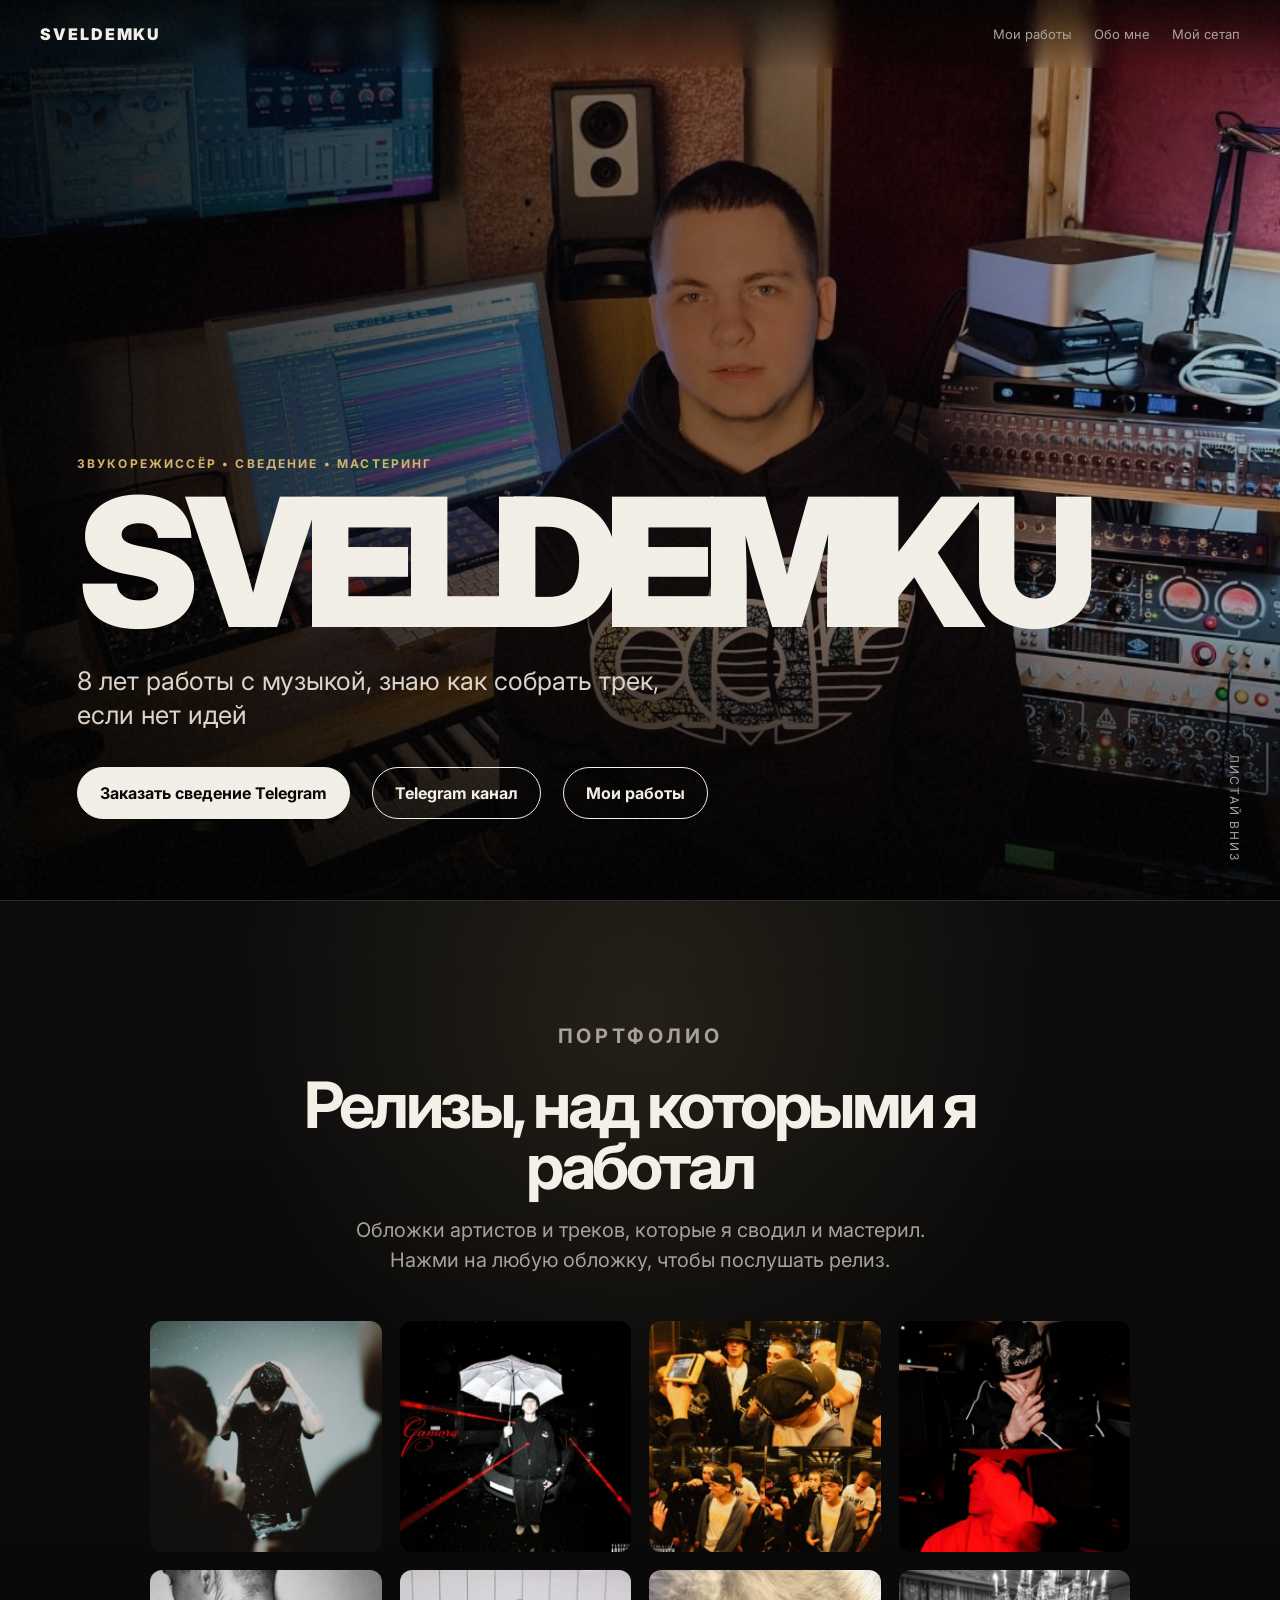
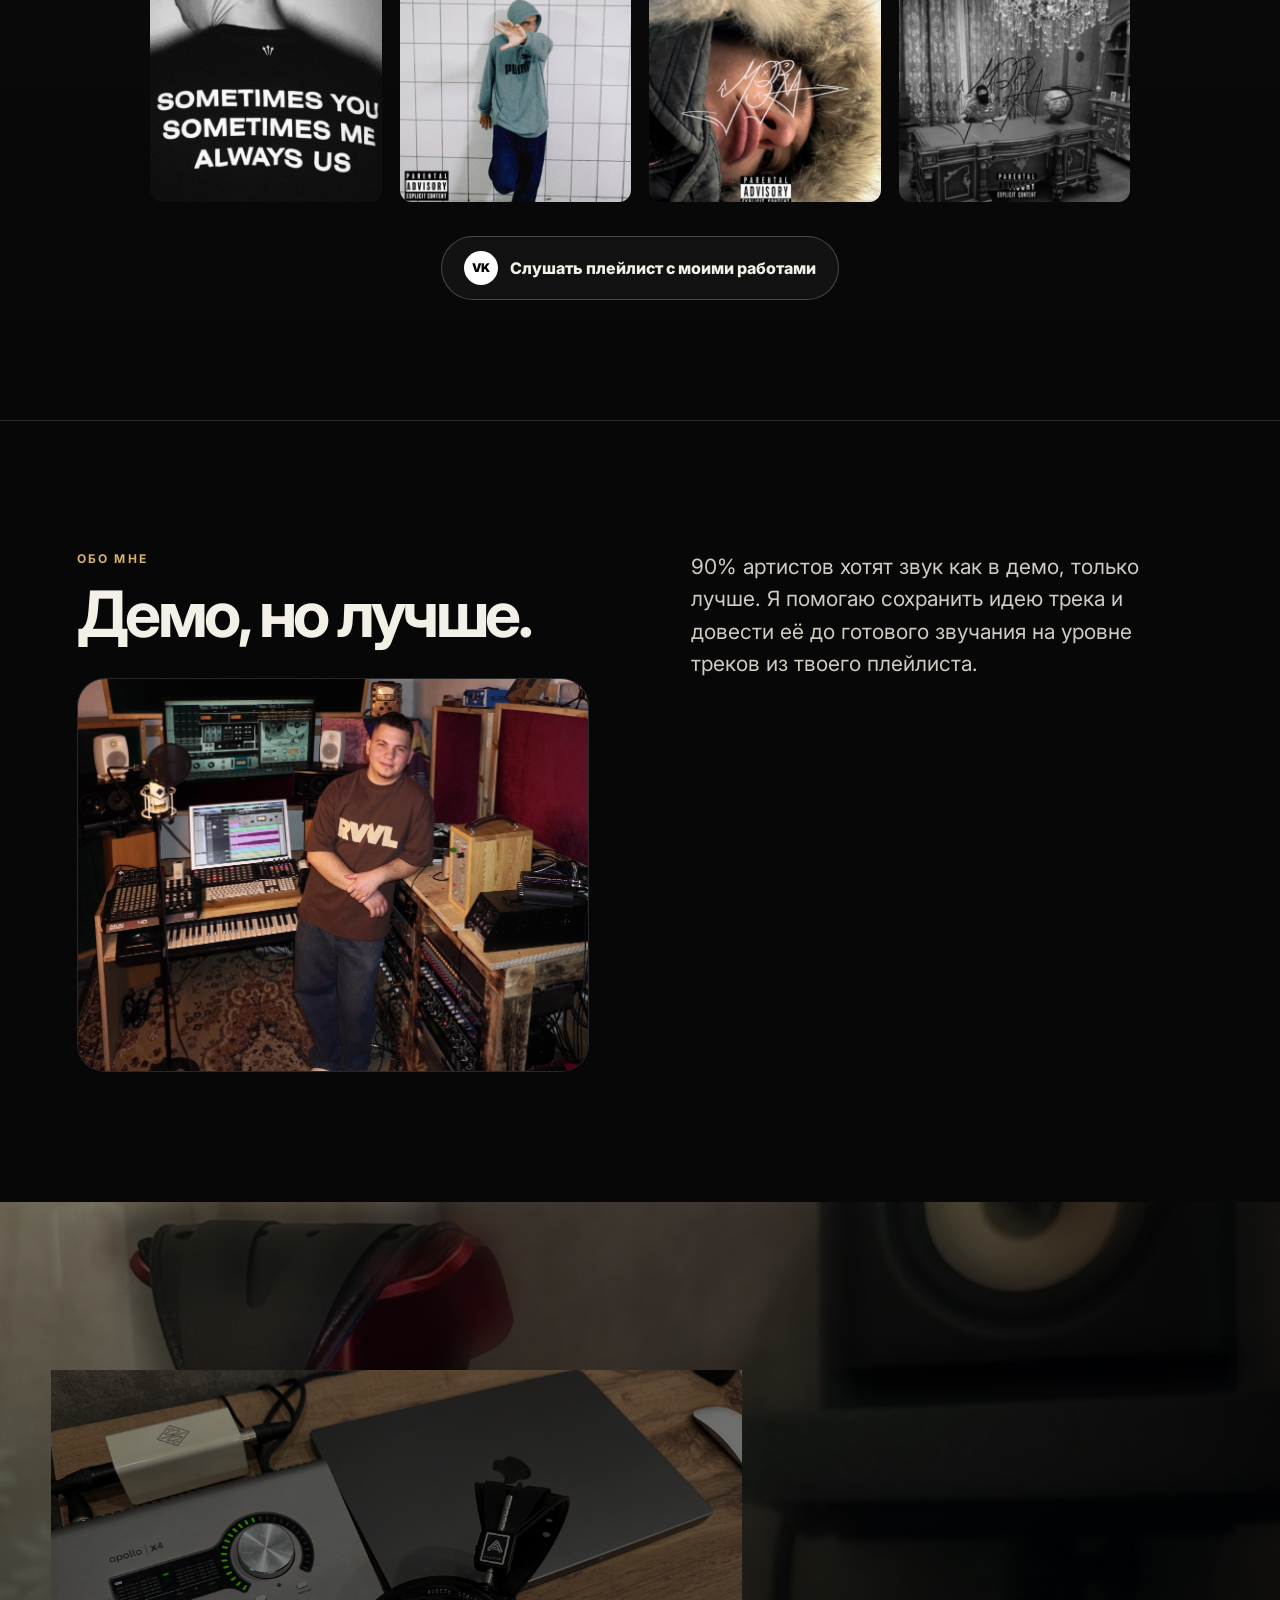
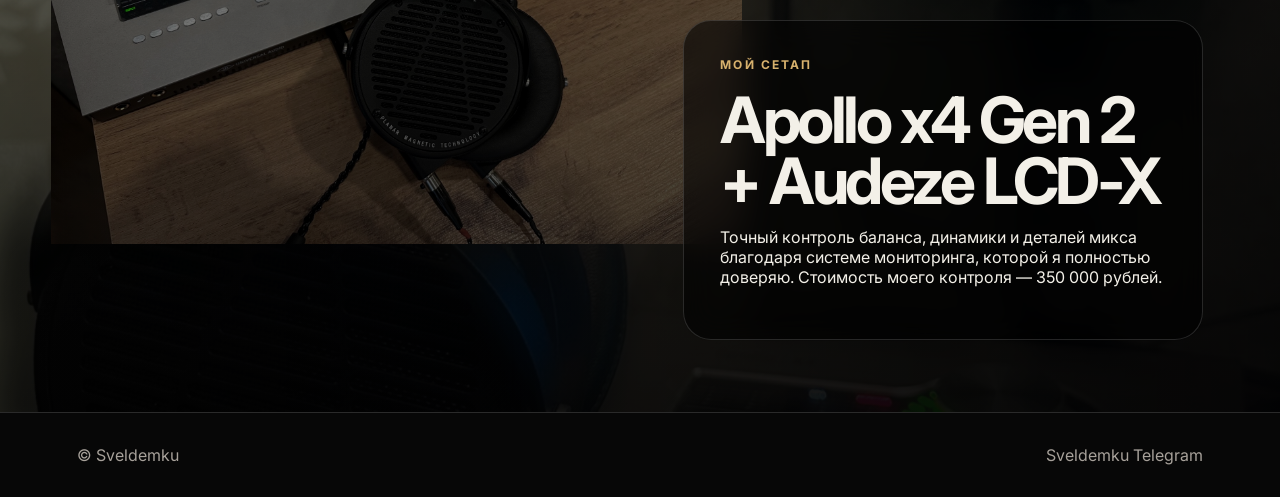
<file: index.html>
<!doctype html>
<html lang="ru">
<head>
  <meta charset="utf-8" />
  <meta name="viewport" content="width=device-width, initial-scale=1" />
  <title>Sveldemku — сведение и мастеринг</title>
  <meta name="description" content="Sveldemku — звукорежиссёр, сведение и мастеринг. 8 лет работы с музыкой." />
  <meta name="theme-color" content="#070707" />
  <meta property="og:title" content="Sveldemku — сведение и мастеринг" />
  <meta property="og:description" content="Сведение и мастеринг. Помогаю сохранить идею трека и довести её до готового звучания." />
  <meta property="og:type" content="website" />
  <meta property="og:url" content="https://sveldemku.github.io/sveldemku/" />
  <meta property="og:image" content="https://sveldemku.github.io/sveldemku/assets/telegram-preview-v2.png" />
  <meta property="og:image:secure_url" content="https://sveldemku.github.io/sveldemku/assets/telegram-preview-v2.png" />
  <meta property="og:image:width" content="1254" />
  <meta property="og:image:height" content="1254" />
  <meta name="twitter:card" content="summary_large_image" />
  <meta name="twitter:image" content="https://sveldemku.github.io/sveldemku/assets/telegram-preview-v2.png" />
  <link rel="preconnect" href="https://fonts.googleapis.com">
  <link rel="preconnect" href="https://fonts.gstatic.com" crossorigin>
  <link href="https://fonts.googleapis.com/css2?family=Inter:wght@400;500;600;700;900&display=swap" rel="stylesheet">
  <link rel="stylesheet" href="styles.css" />
</head>
<body>
  <div class="noise"></div>
  <header class="header">
    <a class="logo" href="#top">Sveldemku</a>
    <nav>
      <a href="#works">Мои работы</a>
      <a href="#about">Обо мне</a>
      <a href="#studio">Мой сетап</a>
    </nav>
    <a class="header-cta" href="https://t.me/smokkkii" target="_blank" rel="noopener">Заказать</a>
  </header>

  <main id="top">
    <section class="hero reveal">
      <div class="hero-bg"></div>
      <div class="hero-overlay"></div>
      <div class="hero-content">
        <p class="eyebrow">Звукорежиссёр • Сведение • Мастеринг</p>
        <h1>SVELDEMKU</h1>
        <p class="lead">8 лет работы с музыкой, знаю как собрать трек, если нет идей</p>
        <div class="hero-actions">
          <a class="btn" href="https://t.me/smokkkii" target="_blank" rel="noopener">Заказать сведение Telegram</a>
          <a class="btn secondary" href="https://t.me/sveldemku" target="_blank" rel="noopener">Telegram канал</a>
          <a class="btn secondary" href="https://vk.com/music/playlist/163265728_482_6e55d78da000ea2c1c" target="_blank" rel="noopener">Мои работы</a>
        </div>
      </div>
      <div class="scroll-note">листай вниз</div>
    </section>





    <section id="works" class="works section reveal">
      <div class="works-head">
        <p class="eyebrow">Портфолио</p>
        <h2>Релизы, над которыми я работал</h2>
        <p>Обложки артистов и треков, которые я сводил и мастерил.<br>Нажми на любую обложку, чтобы послушать релиз.</p>
      </div>
      <div class="works-grid">
        <a href="https://band.link/Xbb7a" target="_blank" rel="noopener"><img src="assets/work-01.jpg" alt="Обложка релиза из портфолио Sveldemku" loading="lazy" decoding="async"></a>
        <a href="https://band.link/P3PEe" target="_blank" rel="noopener"><img src="assets/work-02.jpg" alt="Обложка релиза из портфолио Sveldemku" loading="lazy" decoding="async"></a>
        <a href="https://band.link/Q0uli" target="_blank" rel="noopener"><img src="assets/work-03.jpg" alt="Обложка релиза из портфолио Sveldemku" loading="lazy" decoding="async"></a>
        <a href="https://band.link/UgJRg" target="_blank" rel="noopener"><img src="assets/work-04.jpg" alt="Обложка релиза из портфолио Sveldemku" loading="lazy" decoding="async"></a>
        <a href="https://band.link/octobersix6" target="_blank" rel="noopener"><img src="assets/work-05.jpg" alt="Обложка релиза из портфолио Sveldemku" loading="lazy" decoding="async"></a>
        <a href="https://music.yandex.ru/album/32787307?utm_source=desktop&utm_medium=copy_link" target="_blank" rel="noopener"><img src="assets/work-06.jpg" alt="Обложка релиза из портфолио Sveldemku" loading="lazy" decoding="async"></a>
        <a href="https://music.yandex.ru/album/37206139?utm_source=desktop&utm_medium=copy_link" target="_blank" rel="noopener"><img src="assets/work-07.jpg" alt="Обложка релиза из портфолио Sveldemku" loading="lazy" decoding="async"></a>
        <a href="https://music.yandex.ru/album/38299643?utm_source=desktop&utm_medium=copy_link" target="_blank" rel="noopener"><img src="assets/work-08.jpg" alt="Обложка релиза из портфолио Sveldemku" loading="lazy" decoding="async"></a>
      </div>
      <div class="works-vk">
        <a href="https://vk.com/music/playlist/163265728_482_6e55d78da000ea2c1c" target="_blank" rel="noopener">
          <span class="vk-icon">VK</span>
          <span>Слушать плейлист с моими работами</span>
        </a>
      </div>
    </section>

    <section id="about" class="section split about-split reveal">
      <div>
        <p class="eyebrow">Обо мне</p>
        <h2>Демо, но лучше.</h2>
        <img class="about-photo" src="assets/about-demo.jpg" alt="Sveldemku за рабочим местом" loading="lazy" decoding="async" />
      </div>
      <div class="text-block">
        <p>90% артистов хотят звук как в демо, только лучше. Я помогаю сохранить идею трека и довести её до готового звучания на уровне треков из твоего плейлиста.</p>
      </div>
    </section>

    <section id="studio" class="feature reveal current-setup">
      <img src="assets/audeze-apollo-current.jpg" alt="Apollo x4 Gen 2 и Audeze LCD-X" loading="lazy" decoding="async" />
      <div class="feature-card">
        <p class="eyebrow">Мой сетап</p>
        <h2>Apollo x4 Gen 2<br>+ Audeze LCD-X</h2>
        <p>Точный контроль баланса, динамики и деталей микса благодаря системе мониторинга, которой я полностью доверяю. Стоимость моего контроля — 350 000 рублей.</p>
      </div>
    </section>



  </main>

  <footer>
    <span>© Sveldemku</span>
    <a href="https://t.me/sveldemku" target="_blank" rel="noopener">Sveldemku Telegram</a>
  </footer>

  <script src="script.js"></script>
</body>
</html>
</file>
<file: styles.css>
:root{
  --bg:#070707;
  --text:#f3f0e8;
  --muted:#a7a19a;
  --line:rgba(255,255,255,.14);
  --card:rgba(255,255,255,.06);
  --accent:#d7b16d;
}
*{box-sizing:border-box}
html{scroll-behavior:smooth}
body{margin:0;background:var(--bg);color:var(--text);font-family:Inter,system-ui,-apple-system,Segoe UI,sans-serif;overflow-x:hidden}
a{color:inherit;text-decoration:none}
img{max-width:100%;display:block}
.noise{position:fixed;inset:0;pointer-events:none;z-index:50;opacity:.055;background-image:url("data:image/svg+xml,%3Csvg viewBox='0 0 256 256' xmlns='http://www.w3.org/2000/svg'%3E%3Cfilter id='n'%3E%3CfeTurbulence type='fractalNoise' baseFrequency='.8' numOctaves='3' stitchTiles='stitch'/%3E%3C/filter%3E%3Crect width='100%25' height='100%25' filter='url(%23n)' opacity='.8'/%3E%3C/svg%3E")}
.header{position:fixed;top:0;left:0;right:0;z-index:40;display:flex;align-items:center;justify-content:space-between;padding:24px 40px;background:linear-gradient(to bottom,rgba(0,0,0,.7),rgba(0,0,0,0));backdrop-filter:blur(8px)}
.logo{text-transform:uppercase;font-weight:900;letter-spacing:.12em}.header nav{display:flex;gap:22px;font-size:13px;color:var(--muted)}.header nav a:hover{color:var(--text)}
.header-cta{display:none}
.hero{min-height:100vh;position:relative;display:flex;align-items:flex-end;padding:160px 6vw 9vh;overflow:hidden}.hero-bg{position:absolute;inset:0;background:url('assets/hero.jpg') center/cover no-repeat;transform:scale(1.04)}.hero-overlay{position:absolute;inset:0;background:linear-gradient(90deg,rgba(0,0,0,.92) 0%,rgba(0,0,0,.55) 45%,rgba(0,0,0,.2) 100%),linear-gradient(0deg,rgba(0,0,0,.92) 0%,transparent 38%)}.hero-content{position:relative;max-width:950px}.eyebrow{margin:0 0 18px;color:var(--accent);text-transform:uppercase;letter-spacing:.18em;font-size:12px;font-weight:700}.hero h1{font-size:clamp(58px,14vw,190px);line-height:.82;margin:0 0 28px;letter-spacing:-.08em;font-weight:900}.lead{max-width:620px;color:#ddd5c7;font-size:clamp(18px,2vw,26px);line-height:1.35;margin:0 0 34px}.btn{display:inline-flex;align-items:center;justify-content:center;border:1px solid var(--text);border-radius:999px;padding:15px 22px;font-weight:700;background:var(--text);color:#050505;transition:.25s}.btn:hover{transform:translateY(-2px);background:var(--accent);border-color:var(--accent)}.secondary{background:transparent;color:var(--text);margin-left:10px}.scroll-note{position:absolute;right:38px;bottom:38px;color:var(--muted);font-size:12px;text-transform:uppercase;letter-spacing:.16em;writing-mode:vertical-rl}
.section{padding:130px 6vw}.split{display:grid;grid-template-columns:1fr 1fr;gap:8vw;border-top:1px solid var(--line)}h2{font-size:clamp(34px,5vw,78px);line-height:.95;letter-spacing:-.055em;margin:0}.text-block{color:#d0cbc3;font-size:21px;line-height:1.55}.text-block p{margin-top:0}.feature{position:relative;min-height:90vh;display:flex;align-items:flex-end;background:url('assets/audeze-apollo.jpg') center/cover no-repeat;overflow:hidden}.feature img{position:absolute;left:0;top:0;width:62%;height:100%;object-fit:contain;object-position:center center;filter:saturate(.95) contrast(1.04);z-index:1}.feature::before{content:"";position:absolute;inset:0;background:inherit;filter:blur(12px) brightness(.55);transform:scale(1.05);opacity:.65}.feature:after{content:"";position:absolute;inset:0;background:linear-gradient(90deg,rgba(0,0,0,.18) 0%,rgba(0,0,0,.36) 58%,rgba(0,0,0,.72) 100%),linear-gradient(0deg,rgba(0,0,0,.72),rgba(0,0,0,.08));z-index:2}.feature-card{position:relative;z-index:3;margin:0 6vw 8vh auto;width:min(520px,88vw);padding:36px;border:1px solid var(--line);border-radius:28px;background:rgba(0,0,0,.56);backdrop-filter:blur(16px)}.feature-card ul{list-style:none;margin:28px 0 0;padding:0}.feature-card li{padding:14px 0;border-top:1px solid var(--line);color:#e7e0d4}.wide-title{max-width:980px}.cards{display:grid;grid-template-columns:repeat(3,1fr);gap:16px;margin-top:52px}.card{padding:30px;border:1px solid var(--line);border-radius:26px;background:var(--card);min-height:250px}.card span{color:var(--accent);font-weight:900}.card h3{font-size:28px;margin:54px 0 16px}.card p{color:var(--muted);line-height:1.55;margin:0}.gallery{padding:120px 2vw;border-top:1px solid var(--line)}.gallery-head{padding:0 4vw 40px}.gallery-text{max-width:760px;color:var(--muted);font-size:20px;line-height:1.5;margin:20px 0 0}.grid{display:grid;grid-template-columns:repeat(4,1fr);grid-auto-rows:330px;gap:12px}.path-grid{grid-template-columns:1.25fr 1fr 1fr}.grid img{width:100%;height:100%;object-fit:cover;border-radius:20px;filter:saturate(.88) contrast(1.04)}.grid .tall{grid-row:span 2}.grid .wide{grid-column:span 2}.path-grid .wide{grid-column:auto}.contact{padding:120px 6vw;display:grid;grid-template-columns:1.1fr .9fr;gap:6vw;align-items:center;border-top:1px solid var(--line)}.contact p{color:var(--muted);font-size:22px;line-height:1.5}.contact strong{color:var(--text)}.contact img{border-radius:32px;aspect-ratio:4/3;object-fit:cover}footer{display:flex;justify-content:space-between;padding:32px 6vw;color:var(--muted);border-top:1px solid var(--line)}.reveal{opacity:0;transform:translateY(34px);transition:opacity .8s ease,transform .8s ease}.reveal.visible{opacity:1;transform:none}
@media(max-width:900px){.feature img{width:100%;height:55%;object-position:center top}.feature-card{z-index:3}.header{padding:18px 20px}.header nav{display:none}.hero{padding:130px 22px 70px}.hero-actions{display:flex;flex-direction:column;align-items:flex-start;gap:12px}.secondary{margin-left:0}.split,.contact{grid-template-columns:1fr}.section{padding:86px 22px}.cards{grid-template-columns:1fr}.grid,.path-grid{grid-template-columns:1fr;grid-auto-rows:420px}.grid .tall,.grid .wide,.path-grid .wide{grid-row:auto;grid-column:auto}.feature-card{margin:0 22px 42px}.scroll-note{display:none}}


/* Финальные правки под новые фото */
.about-split{align-items:start}
.about-photo{margin-top:34px;width:100%;max-height:560px;object-fit:contain;object-position:center top;border-radius:28px;border:1px solid var(--line);background:#050505}
.current-setup{background-size:cover;background-position:center}
.current-setup img{width:58%;height:100%;object-fit:contain;object-position:center center;padding:42px 0 42px 4vw}
.current-setup .feature-card{width:min(520px,88vw)}
@media(max-width:900px){.about-photo{max-height:none}.current-setup img{width:100%;height:52%;padding:18px;object-fit:contain}.current-setup .feature-card{margin-top:42vh}}


/* Блок с работами */
.hero-actions{display:flex;align-items:center;gap:12px;flex-wrap:wrap}
.works{border-top:1px solid var(--line);position:relative;overflow:hidden}
.works::before{content:"";position:absolute;inset:0;background:radial-gradient(circle at 50% 10%, rgba(215,177,109,.12), transparent 34%),linear-gradient(180deg,rgba(255,255,255,.025),transparent);pointer-events:none}
.works-head{position:relative;text-align:center;max-width:760px;margin:0 auto 46px}
.works-head h2{margin-bottom:18px}
.works-head p{color:var(--muted);font-size:20px;line-height:1.5;margin:0 auto 24px}
.works-playlist{margin-left:0;background:transparent;color:var(--text)}
.works-grid{position:relative;display:grid;grid-template-columns:repeat(4,minmax(0,1fr));gap:18px;max-width:980px;margin:0 auto}
.works-grid a{display:block;border:1px solid var(--line);border-radius:18px;overflow:hidden;background:rgba(255,255,255,.04);transition:transform .25s ease,border-color .25s ease,filter .25s ease}
.works-grid a:hover{transform:translateY(-6px);border-color:rgba(215,177,109,.55);filter:brightness(1.08)}
.works-grid img{width:100%;aspect-ratio:1/1;object-fit:cover;border-radius:0}
@media(max-width:900px){.works-grid{grid-template-columns:repeat(2,minmax(0,1fr));gap:12px}.works-head{text-align:left}.works-head p{margin-left:0}.hero-actions{align-items:flex-start}}


/* Финальные правки: работы вторым блоком и обложки без рамок */
#works{scroll-margin-top:90px;padding-top:120px;padding-bottom:120px}
.works-grid a{border:0 !important;border-radius:18px;background:transparent;box-shadow:none;aspect-ratio:1/1;overflow:hidden}
.works-grid img{width:100% !important;height:100% !important;aspect-ratio:1/1;object-fit:cover !important;display:block;border-radius:0 !important}
.works-head h2{max-width:980px;margin-left:auto;margin-right:auto;text-transform:none}
@media(max-width:900px){#works{padding-top:90px}.works-head h2{font-size:clamp(36px,12vw,66px)}}


/* Правка обложек: без белых полос и с кнопкой VK */
.works-grid{
  gap:18px !important;
}
.works-grid a{
  border:0 !important;
  outline:0 !important;
  background:#0b0b0b !important;
  box-shadow:none !important;
  aspect-ratio:1/1 !important;
  border-radius:12px !important;
  overflow:hidden !important;
  line-height:0 !important;
}
.works-grid a::before,
.works-grid a::after{display:none !important;content:none !important}
.works-grid img{
  width:100% !important;
  height:100% !important;
  object-fit:cover !important;
  object-position:center !important;
  display:block !important;
  border:0 !important;
  outline:0 !important;
  border-radius:0 !important;
  transform:scale(1.035);
  transform-origin:center;
}
.works-vk{
  position:relative;
  display:flex;
  justify-content:center;
  margin-top:34px;
}
.works-vk a{
  display:inline-flex;
  align-items:center;
  gap:12px;
  border:1px solid rgba(255,255,255,.22);
  border-radius:999px;
  padding:14px 22px;
  background:rgba(255,255,255,.045);
  color:var(--text);
  font-weight:800;
  transition:transform .25s ease,border-color .25s ease,background .25s ease;
}
.works-vk a:hover{
  transform:translateY(-2px);
  border-color:rgba(215,177,109,.65);
  background:rgba(215,177,109,.12);
}
.vk-icon{
  width:34px;
  height:34px;
  border-radius:50%;
  display:inline-flex;
  align-items:center;
  justify-content:center;
  background:#fff;
  color:#050505;
  font-size:12px;
  font-weight:900;
  letter-spacing:-.04em;
}
@media(max-width:900px){.works-vk{justify-content:flex-start}.works-vk a{font-size:14px;padding:12px 16px}}


@media (max-width: 768px){
  .hero{padding-top:120px;align-items:center}
  .hero-bg{
    background-position:72% center !important;
    transform:scale(1.02);
  }
  .hero h1{
    font-size:clamp(48px,18vw,92px);
    line-height:.9;
    margin-bottom:18px;
  }
  .lead{
    max-width:90%;
    font-size:16px;
  }
}


/* mobile hero fix */
@media (max-width:768px){
  .hero{
    min-height:100svh;
    min-height:100dvh;
    align-items:flex-end;
    padding-top:140px;
    padding-bottom:calc(34px + env(safe-area-inset-bottom));
  }
  .hero-bg{
    background-position: 68% 8% !important;
    transform: scale(1.0) !important;
  }
  .hero h1{
    font-size: clamp(42px, 14vw, 72px) !important;
    line-height: .92 !important;
    letter-spacing:-.05em;
    max-width:100%;
  }
  .eyebrow{
    font-size:11px;
    line-height:1.4;
    max-width:100%;
  }
  .lead{
    max-width:100% !important;
    font-size:15px !important;
  }
}


/* iPhone polish */
@media (max-width:768px){
  body{
    -webkit-text-size-adjust:100%;
  }
  .header{
    padding:14px max(18px, env(safe-area-inset-left)) 14px max(18px, env(safe-area-inset-right));
    background:linear-gradient(to bottom,rgba(0,0,0,.82),rgba(0,0,0,.18));
  }
  .logo{
    font-size:13px;
    letter-spacing:.1em;
  }
  .header-cta{
    display:inline-flex;
    min-height:40px;
    align-items:center;
    justify-content:center;
    border:1px solid rgba(255,255,255,.24);
    border-radius:999px;
    padding:0 14px;
    background:rgba(255,255,255,.08);
    color:var(--text);
    font-size:13px;
    font-weight:800;
  }
  .hero{
    padding-left:20px;
    padding-right:20px;
  }
  .hero-content{
    width:100%;
  }
  .hero-actions{
    width:100%;
    gap:10px;
  }
  .btn{
    width:100%;
    min-height:48px;
    padding:13px 16px;
    border-radius:16px;
    text-align:center;
  }
  .secondary{
    border-color:rgba(255,255,255,.24);
    background:rgba(255,255,255,.055);
  }
  .section{
    padding-left:20px;
    padding-right:20px;
  }
  .works-grid{
    gap:10px !important;
  }
  .works-grid a{
    border-radius:10px !important;
  }
  .works-vk a{
    width:100%;
    justify-content:center;
    border-radius:16px;
  }
  .text-block{
    font-size:18px;
    line-height:1.5;
  }
  .about-photo{
    border-radius:18px;
  }
  .current-setup{
    min-height:auto;
    display:block;
    padding:320px 0 44px;
  }
  .current-setup::before{
    filter:blur(10px) brightness(.42);
  }
  .current-setup img{
    top:12px;
    height:300px;
    padding:12px 18px;
  }
  .current-setup .feature-card{
    width:calc(100% - 40px);
    margin:0 20px;
    padding:24px;
    border-radius:18px;
  }
  .feature-card h2{
    font-size:clamp(30px,9vw,46px);
    line-height:1;
  }
  footer{
    display:grid;
    gap:12px;
    padding:26px 20px calc(28px + env(safe-area-inset-bottom));
  }
}

@media (max-width:360px){
  .hero h1{
    font-size:clamp(38px,13vw,58px) !important;
  }
  .eyebrow{
    letter-spacing:.12em;
  }
  .works-grid{
    grid-template-columns:1fr;
  }
}

@media (prefers-reduced-motion:reduce){
  html{
    scroll-behavior:auto;
  }
  *,*::before,*::after{
    transition-duration:.01ms !important;
    animation-duration:.01ms !important;
    animation-iteration-count:1 !important;
  }
  .reveal{
    opacity:1;
    transform:none;
  }
}
</file>
